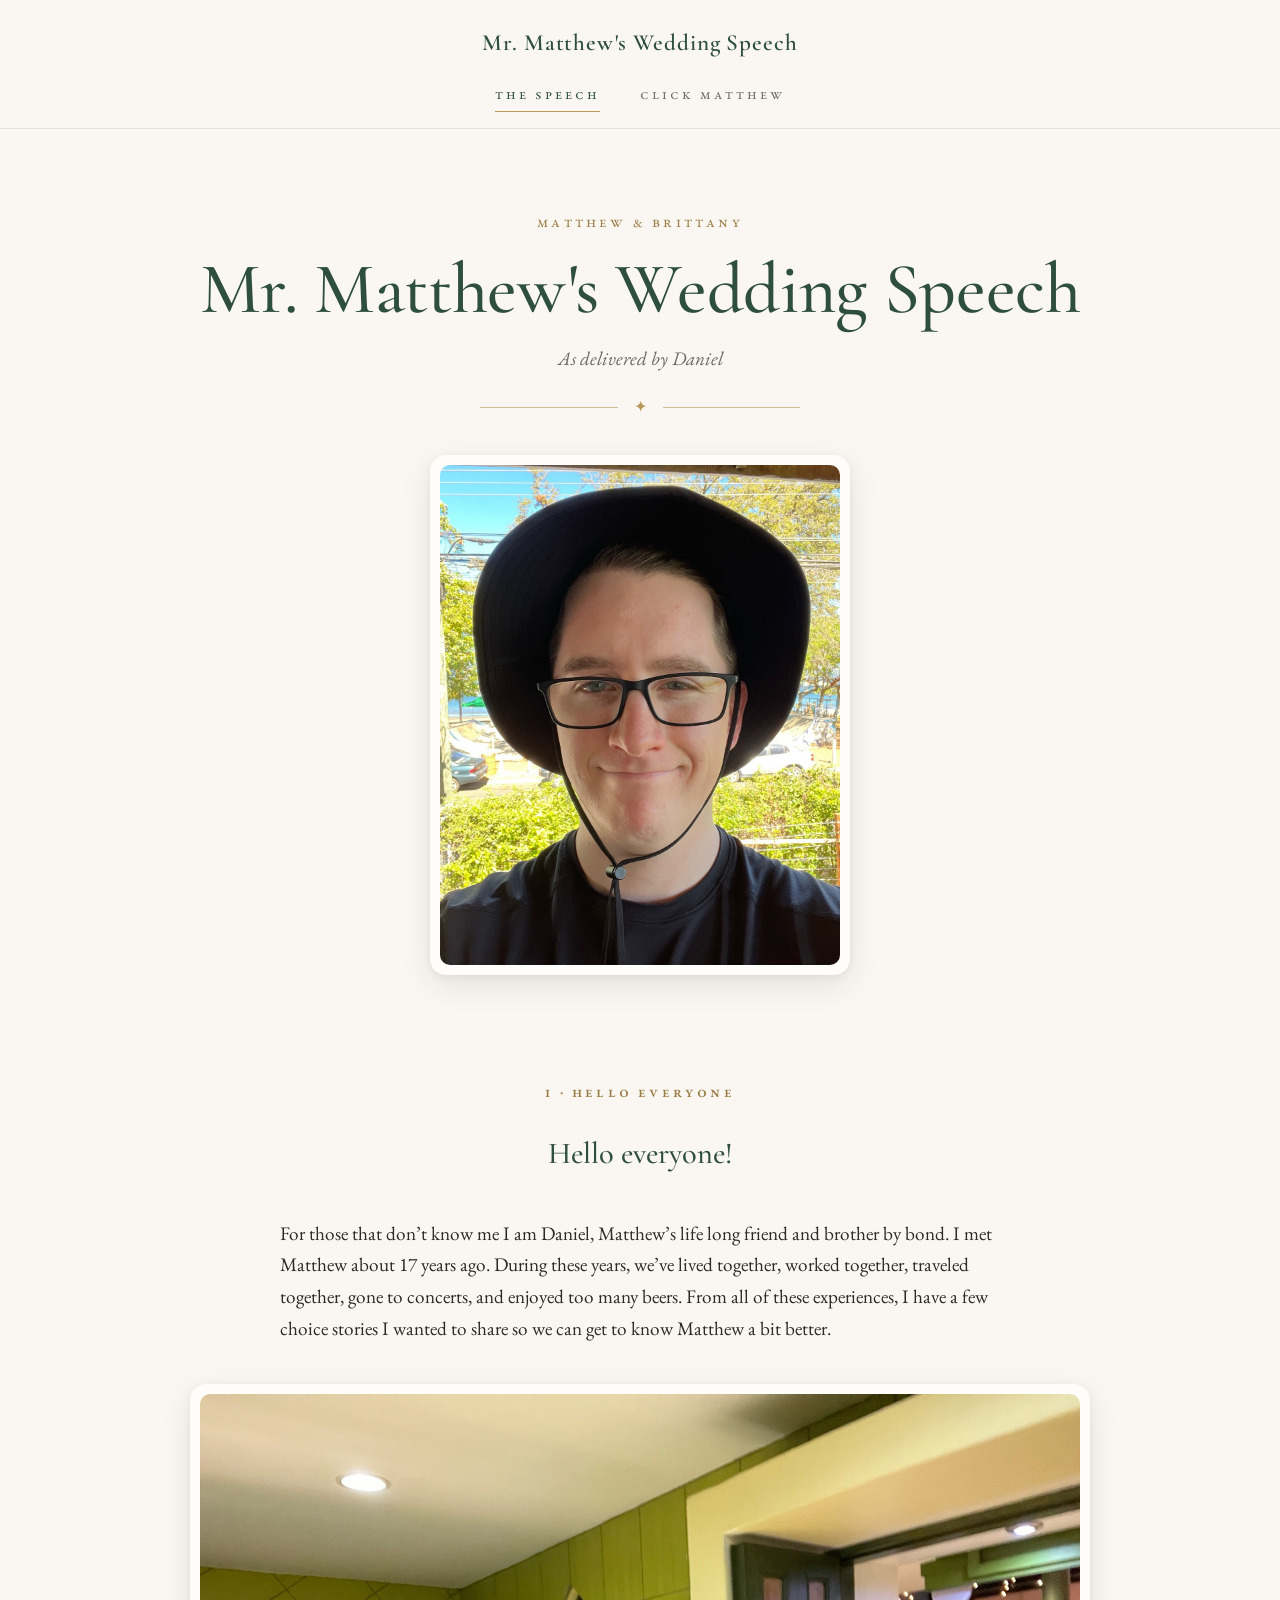
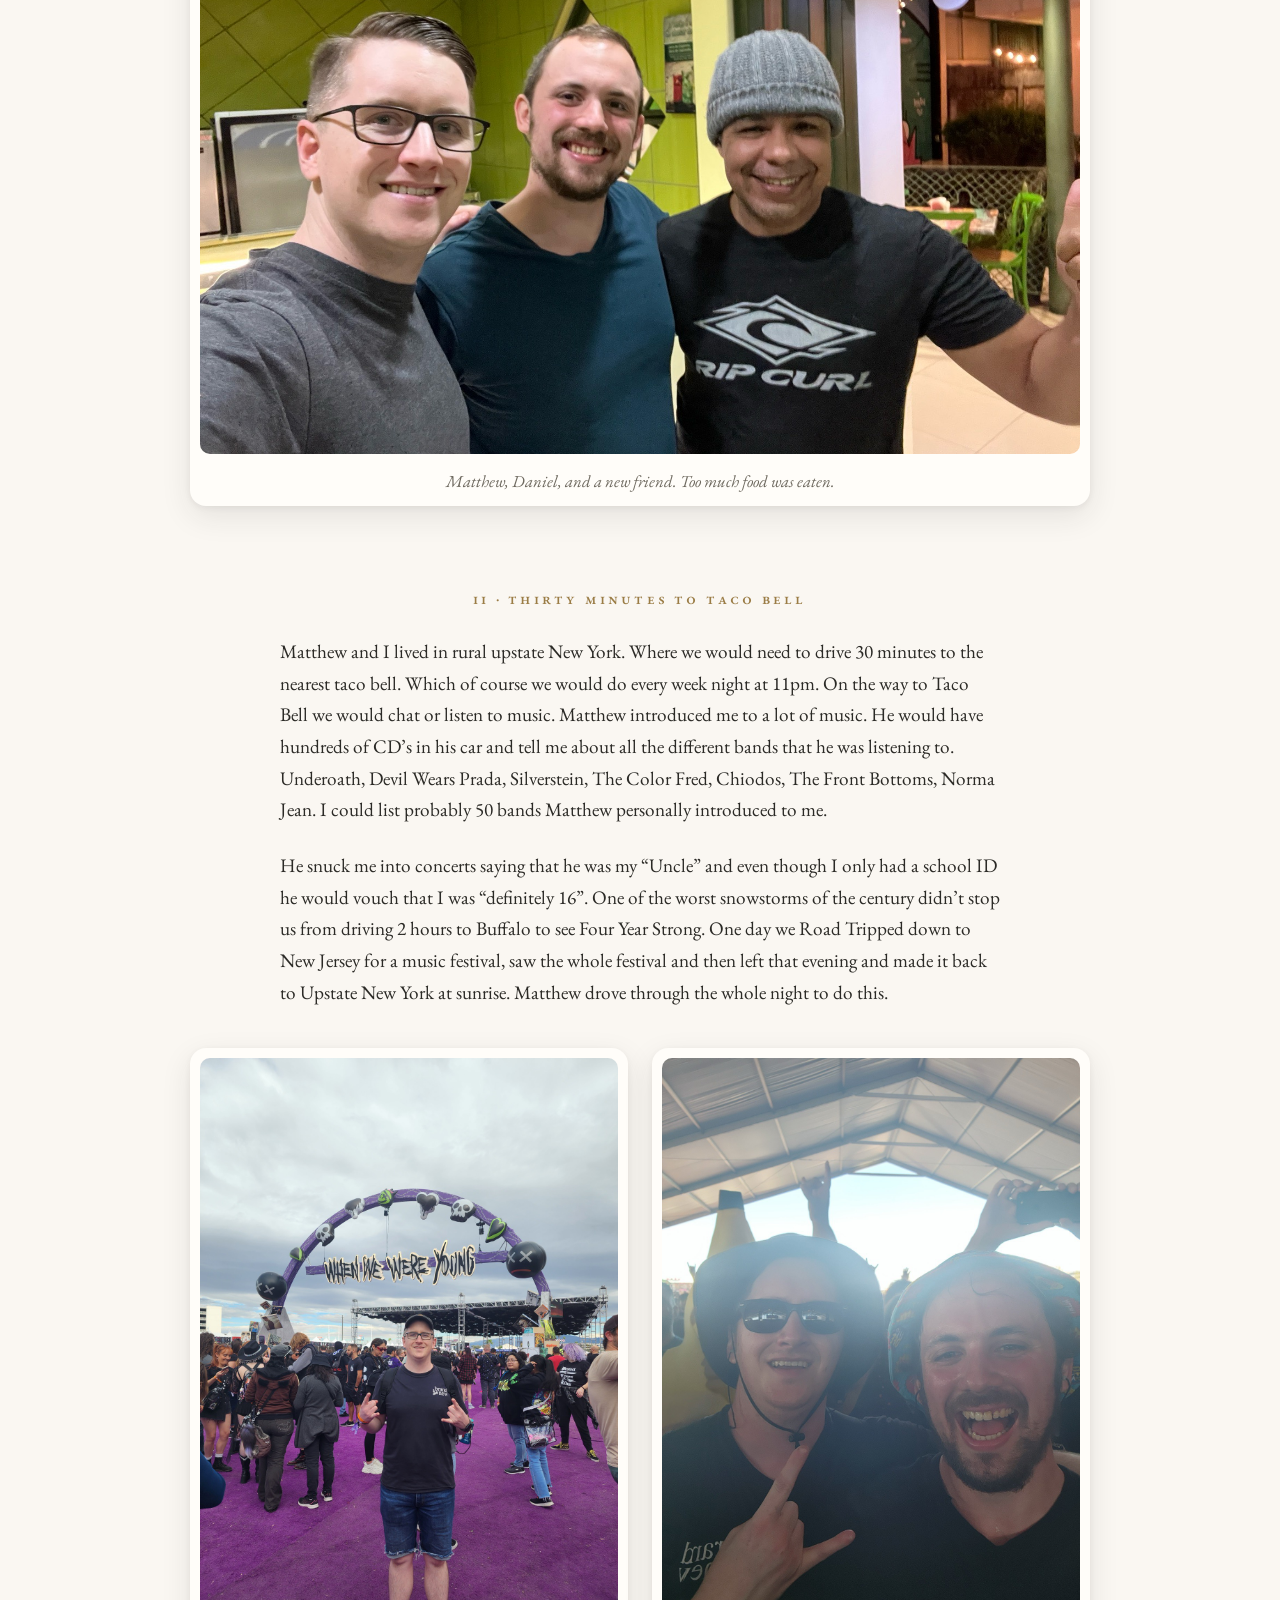
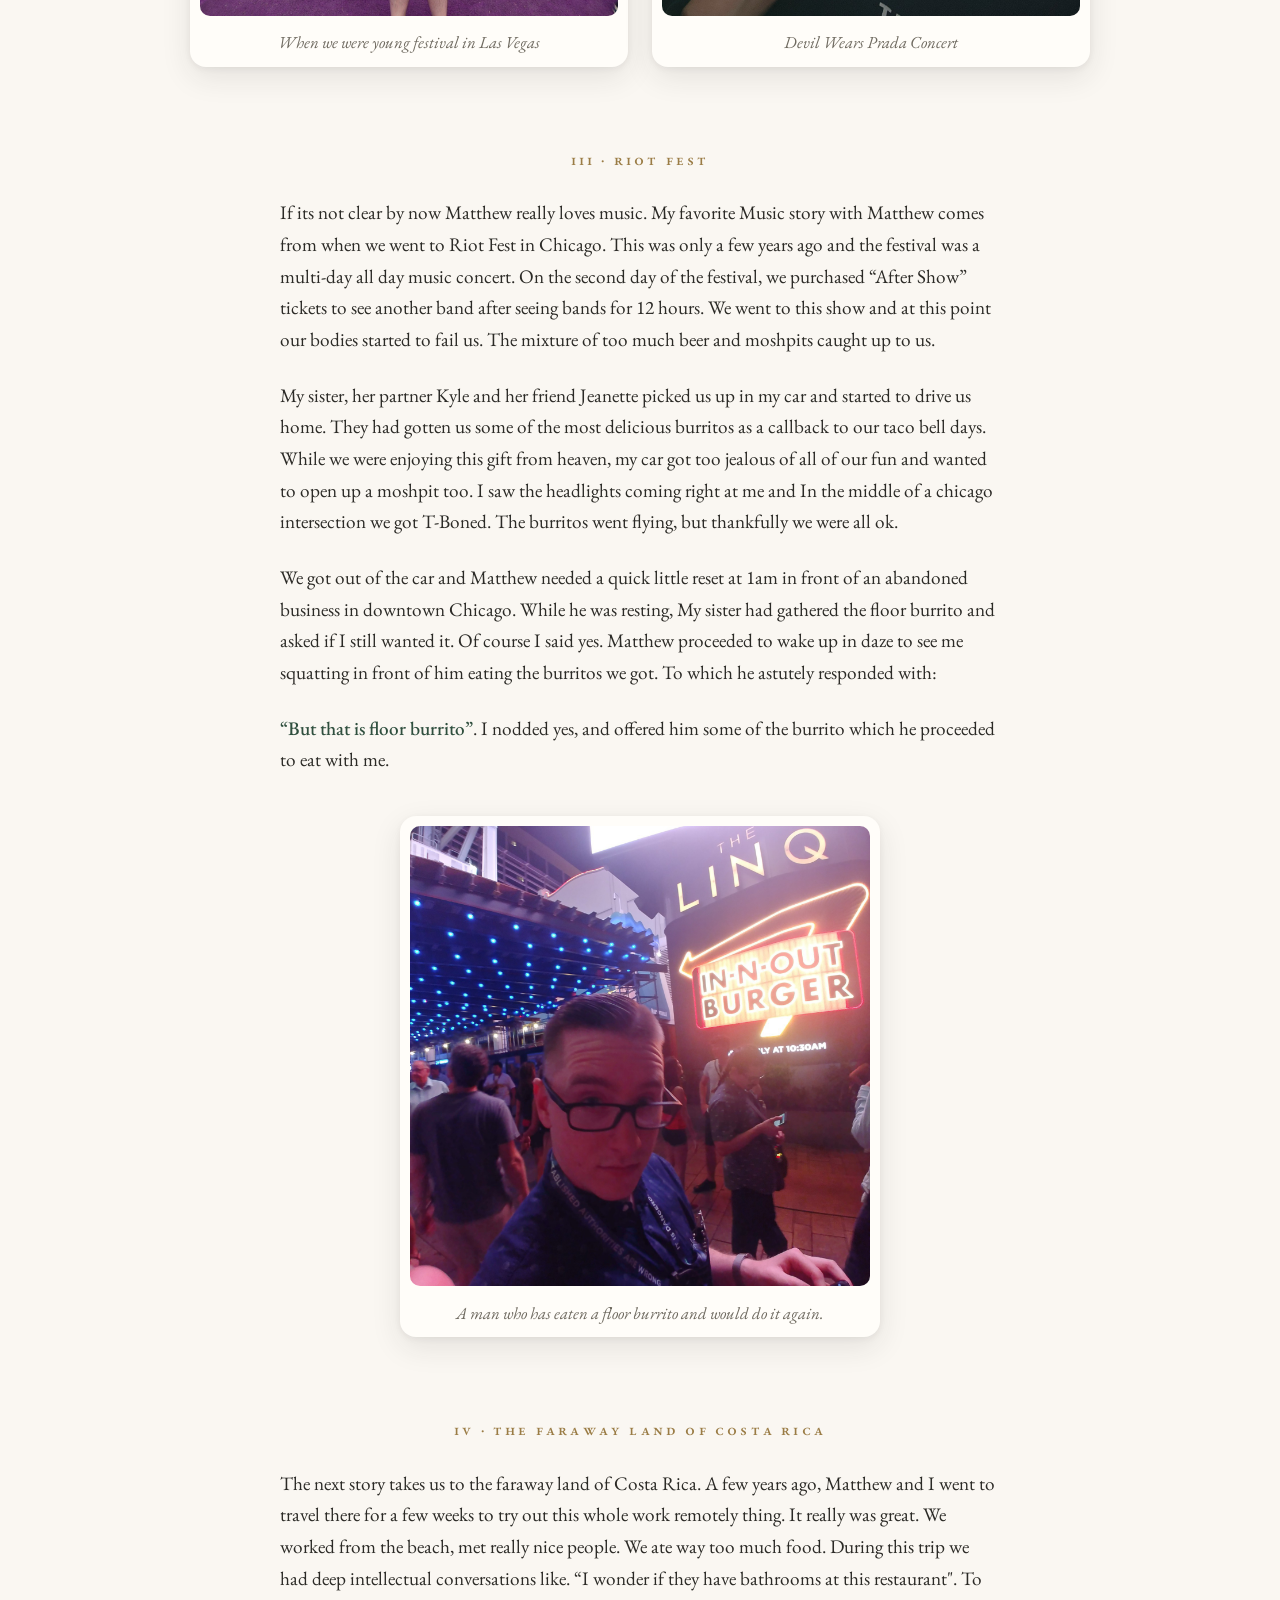
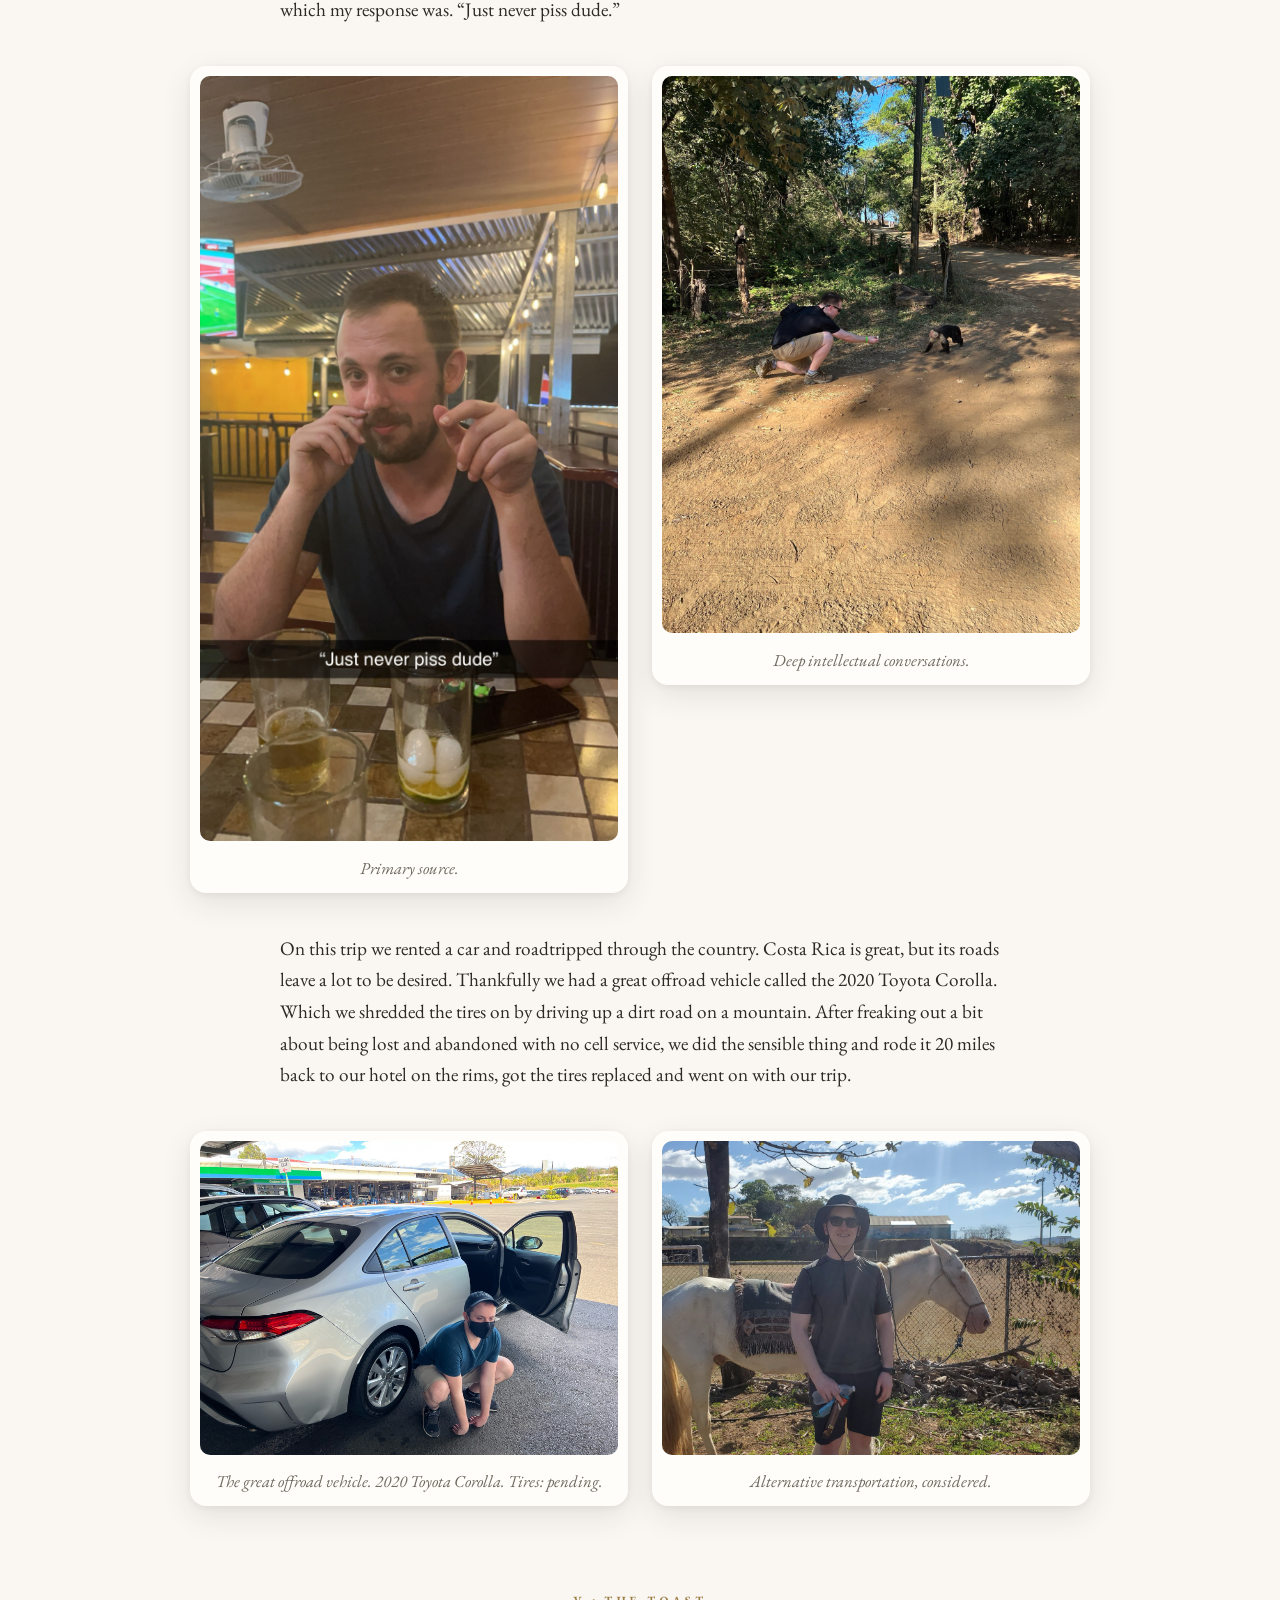
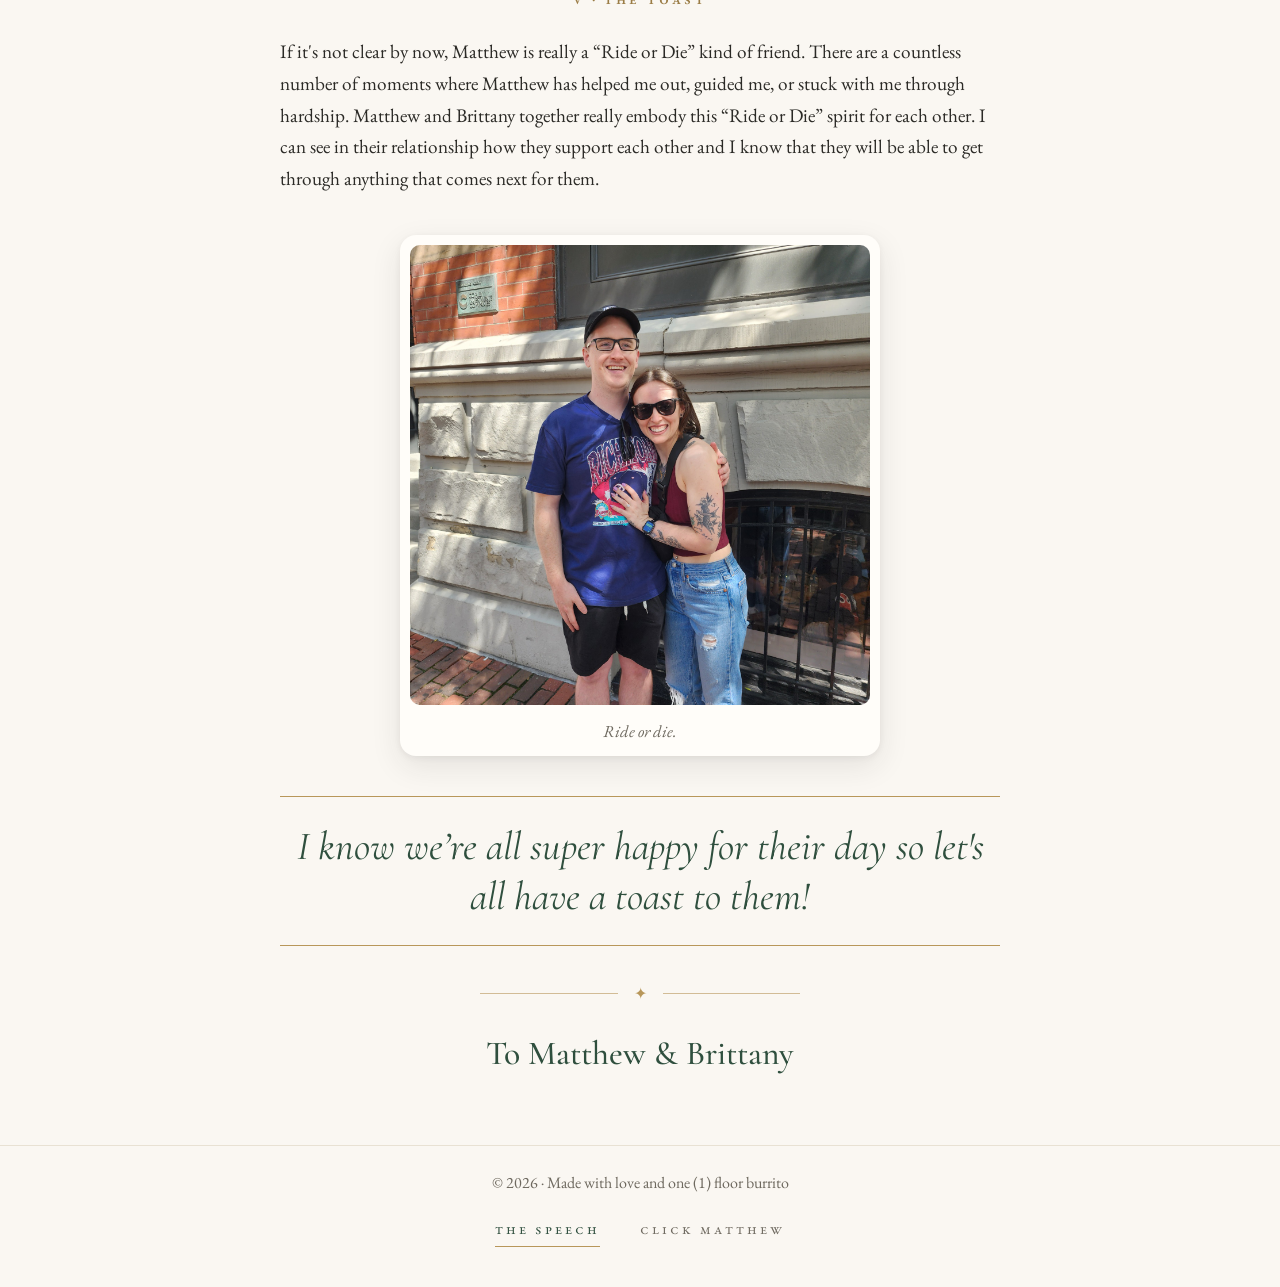
<file: index.html>
<!doctype html>
<html lang="en">
<head>
  <meta charset="utf-8">
  <meta name="viewport" content="width=device-width, initial-scale=1">
  <title>Mr. Matthew's Wedding Speech</title>
  <meta name="description" content="The wedding speech for Matthew &amp; Brittany, as delivered by Daniel. Featuring Taco Bell, Riot Fest, one floor burrito, and a 2020 Toyota Corolla.">
  <link rel="canonical" href="https://matthewweddingspeech.com/">

  <meta property="og:type" content="website">
  <meta property="og:title" content="Mr. Matthew's Wedding Speech">
  <meta property="og:description" content="As delivered by Daniel. Featuring Taco Bell, Riot Fest, one floor burrito, and a 2020 Toyota Corolla.">
  <meta property="og:image" content="https://matthewweddingspeech.com/images/matthew-cr-brazil-restaurant.jpg">
  <meta property="og:image:width" content="1600">
  <meta property="og:image:height" content="1200">
  <meta property="og:image:alt" content="Matthew and Daniel at a restaurant table with a new friend, surrounded by plates.">
  <meta property="og:url" content="https://matthewweddingspeech.com/">
  <meta name="twitter:card" content="summary_large_image">

  <link rel="icon" href="favicon.svg" type="image/svg+xml">
  <link rel="apple-touch-icon" href="images/favicon-source.jpg">

  <link rel="preconnect" href="https://fonts.googleapis.com">
  <link rel="preconnect" href="https://fonts.gstatic.com" crossorigin>
  <link href="https://fonts.googleapis.com/css2?family=Cormorant+Garamond:ital,wght@0,400;0,500;0,600;1,400;1,500&family=EB+Garamond:ital,wght@0,400;0,500;1,400&display=swap" rel="stylesheet">
  <link rel="stylesheet" href="styles.css">
  <script>document.documentElement.classList.add("js")</script>
</head>
<body>
  <header class="site-header">
    <a class="wordmark" href="/">Mr. Matthew's Wedding Speech</a>
    <nav class="site-nav" aria-label="Primary">
      <a href="/" aria-current="page">The Speech</a>
      <a href="clicker.html">Click Matthew</a>
    </nav>
  </header>

  <main>
    <section class="hero">
      <p class="eyebrow">Matthew &amp; Brittany</p>
      <h1>Mr. Matthew's Wedding Speech</h1>
      <p class="hero-sub">As delivered by Daniel</p>
      <div class="ornament" aria-hidden="true">✦</div>
      <figure class="figure hero-figure frame">
        <img src="images/matthew-hat.jpg" width="1200" height="1600" alt="Matthew in a hat, looking pleased with himself." decoding="async" fetchpriority="high">
      </figure>
    </section>

    <article class="article">

      <section class="speech-section" data-reveal>
        <h2 class="section-label">I · Hello Everyone</h2>
        <p class="lead">Hello everyone!</p>
        <p>For those that don’t know me I am Daniel, Matthew’s life long friend and brother by bond. I met Matthew about 17 years ago. During these years, we’ve lived together, worked together, traveled together, gone to concerts, and enjoyed too many beers.  From all of these experiences, I have a few choice stories I wanted to share so we can get to know Matthew a bit better.</p>
        <figure class="figure figure--wide frame">
          <img src="images/matthew-cr-brazil-restaurant.jpg" width="1600" height="1200" alt="Matthew and Daniel at a restaurant table with a new friend, surrounded by plates." loading="lazy" decoding="async">
          <figcaption>Matthew, Daniel, and a new friend. Too much food was eaten.</figcaption>
        </figure>
      </section>

      <section class="speech-section" data-reveal>
        <h2 class="section-label">II · Thirty Minutes to Taco Bell</h2>
        <p>Matthew and I lived in rural upstate New York. Where we would need to drive 30 minutes to the nearest taco bell. Which of course we would do every week night at 11pm. On the way to Taco Bell we would chat or listen to music. Matthew introduced me to a lot of music. He would have hundreds of CD’s in his car and tell me about all the different bands that he was listening to. Underoath, Devil Wears Prada, Silverstein, The Color Fred, Chiodos, The Front Bottoms, Norma Jean. I could list probably 50 bands Matthew personally introduced to me.</p>
        <p>He snuck me into concerts saying that he was my “Uncle” and even though I only had a school ID he would vouch that I was “definitely 16”. One of the worst snowstorms of the century didn’t stop us from driving 2 hours to Buffalo to see Four Year Strong. One day we Road Tripped down to New Jersey for a music festival, saw the whole festival and then left that evening and made it back to Upstate New York at sunrise. Matthew drove through the whole night to do this.</p>
        <div class="figure-grid">
          <figure class="figure frame">
            <img src="images/matthew-when-we-were-young.jpg" width="1200" height="1600" alt="Matthew at the When We Were Young festival." loading="lazy" decoding="async">
            <figcaption>When we were young festival in Las Vegas</figcaption>
          </figure>
          <figure class="figure frame">
            <img src="images/matthew-daniel-concert.jpg" width="1200" height="1600" alt="Matthew and Daniel at a concert, visibly tired and happy." loading="lazy" decoding="async">
            <figcaption>Devil Wears Prada Concert</figcaption>
          </figure>
        </div>
      </section>

      <section class="speech-section" data-reveal>
        <h2 class="section-label">III · Riot Fest</h2>
        <p>If its not clear by now Matthew really loves music. My favorite Music story with Matthew comes from when we went to Riot Fest in Chicago. This was only a few years ago and the festival was a multi-day all day music concert. On the second day of the festival, we purchased “After Show” tickets to see another band after seeing bands for 12 hours. We went to this show and at this point our bodies started to fail us. The mixture of too much beer and moshpits caught up to us.</p>
        <p>My sister, her partner Kyle and her friend Jeanette picked us up in my car and started to drive us home. They had gotten us some of the most delicious burritos as a callback to our taco bell days. While we were enjoying this gift from heaven, my car got too jealous of all of our fun and wanted to open up a moshpit too. I saw the headlights coming right at me and In the middle of a chicago intersection we got T-Boned. The burritos went flying, but thankfully we were all ok.</p>
        <p>We got out of the car and Matthew needed a quick little reset at 1am in front of an abandoned business in downtown Chicago. While he was resting, My sister had gathered the floor burrito and asked if I still wanted it. Of course I said yes. Matthew proceeded to wake up in daze to see me squatting in front of him eating the burritos we got. To which he astutely responded with:</p>
        <p><strong class="quote-emph">“But that is floor burrito”</strong>. I nodded yes, and offered him some of the burrito which he proceeded to eat with me.</p>
        <figure class="figure figure--square frame" data-secret-trigger role="button" tabindex="0">
          <img src="images/matthew-in-and-out.jpg" width="1600" height="1600" alt="Matthew outside In-N-Out Burger at night under the neon signs." loading="lazy" decoding="async">
          <figcaption>A man who has eaten a floor burrito and would do it again.</figcaption>
          <span class="visually-hidden" data-secret-status aria-live="polite"></span>
        </figure>
        <figure class="figure figure--tall frame" data-secret-target hidden>
          <img src="images/matthew-tupac.jpg" width="757" height="1600" alt="Matthew holding the arm of a Tupac wax figure in a wax museum." loading="lazy" decoding="async">
          <figcaption>Matthew with a Sculpture of Tupac</figcaption>
        </figure>
      </section>

      <section class="speech-section" data-reveal>
        <h2 class="section-label">IV · The Faraway Land of Costa Rica</h2>
        <p>The next story takes us to the faraway land of Costa Rica. A few years ago, Matthew and I went to travel there for a few weeks to try out this whole work remotely thing. It really was great. We worked from the beach, met really nice people. We ate way too much food. During this trip we had deep intellectual conversations like. “I wonder if they have bathrooms at this restaurant". To which my response was. “Just never piss dude.”</p>
        <div class="figure-grid">
          <figure class="figure frame">
            <img src="images/just-never-piss-dude.jpg" width="874" height="1600" alt="Phone screenshot of Daniel at a bar in Costa Rica, captioned “Just never piss dude.”" loading="lazy" decoding="async">
            <figcaption>Primary source.</figcaption>
          </figure>
          <figure class="figure frame">
            <img src="images/matthew-monkey.jpg" width="1200" height="1600" alt="Matthew crouching on a jungle dirt road, reaching toward a capuchin monkey." loading="lazy" decoding="async">
            <figcaption>Deep intellectual conversations.</figcaption>
          </figure>
        </div>
        <p>On this trip we rented a car and roadtripped through the country. Costa Rica is great, but its roads leave a lot to be desired. Thankfully we had a great offroad vehicle called the 2020 Toyota Corolla. Which we shredded the tires on by driving up a dirt road on a mountain. After freaking out a bit about being lost and abandoned with no cell service, we did the sensible thing and rode it 20 miles back to our hotel on the rims, got the tires replaced and went on with our trip.</p>
        <div class="figure-grid figure-grid--landscape">
          <figure class="figure frame">
            <img src="images/offroad-vehicle.jpg" width="1600" height="1200" alt="Matthew crouching behind a silver Toyota Corolla at a rental car lot." loading="lazy" decoding="async">
            <figcaption>The great offroad vehicle. 2020 Toyota Corolla. Tires: pending.</figcaption>
          </figure>
          <figure class="figure frame">
            <img src="images/matthew-horse.jpg" width="1600" height="900" alt="Matthew standing in front of a white horse in a dirt lot." loading="lazy" decoding="async" style="object-position: 44% 30%;">
            <figcaption>Alternative transportation, considered.</figcaption>
          </figure>
        </div>
      </section>

      <section class="speech-section" data-reveal>
        <h2 class="section-label">V · The Toast</h2>
        <p>If it's not clear by now, Matthew is really a “Ride or Die” kind of friend. There are a countless number of moments where Matthew has helped me out, guided me, or stuck with me through hardship. Matthew and Brittany together really embody this “Ride or Die” spirit for each other. I can see in their relationship how they support each other and I know that they will be able to get through anything that comes next for them.</p>
        <figure class="figure figure--square frame">
          <img src="images/matthew-brittany-engagement.jpg" width="1600" height="1600" alt="Matthew and Brittany's engagement photo: the two of them smiling arm in arm on a sunny city sidewalk in front of a brick and stone building." loading="lazy" decoding="async">
          <figcaption>Ride or die.</figcaption>
        </figure>
        <blockquote class="pullquote">
          <p>I know we’re all super happy for their day so let's all have a toast to them!</p>
        </blockquote>
        <div class="closing">
          <div class="ornament" aria-hidden="true">✦</div>
          <p class="closing-names">To Matthew &amp; Brittany</p>
        </div>
      </section>

    </article>
  </main>

  <footer class="site-footer">
    <p>© 2026 · Made with love and one (1) floor burrito</p>
    <nav class="site-nav" aria-label="Footer">
      <a href="/" aria-current="page">The Speech</a>
      <a href="clicker.html">Click Matthew</a>
    </nav>
  </footer>

  <script type="module" src="scripts/main.js"></script>
</body>
</html>
</file>
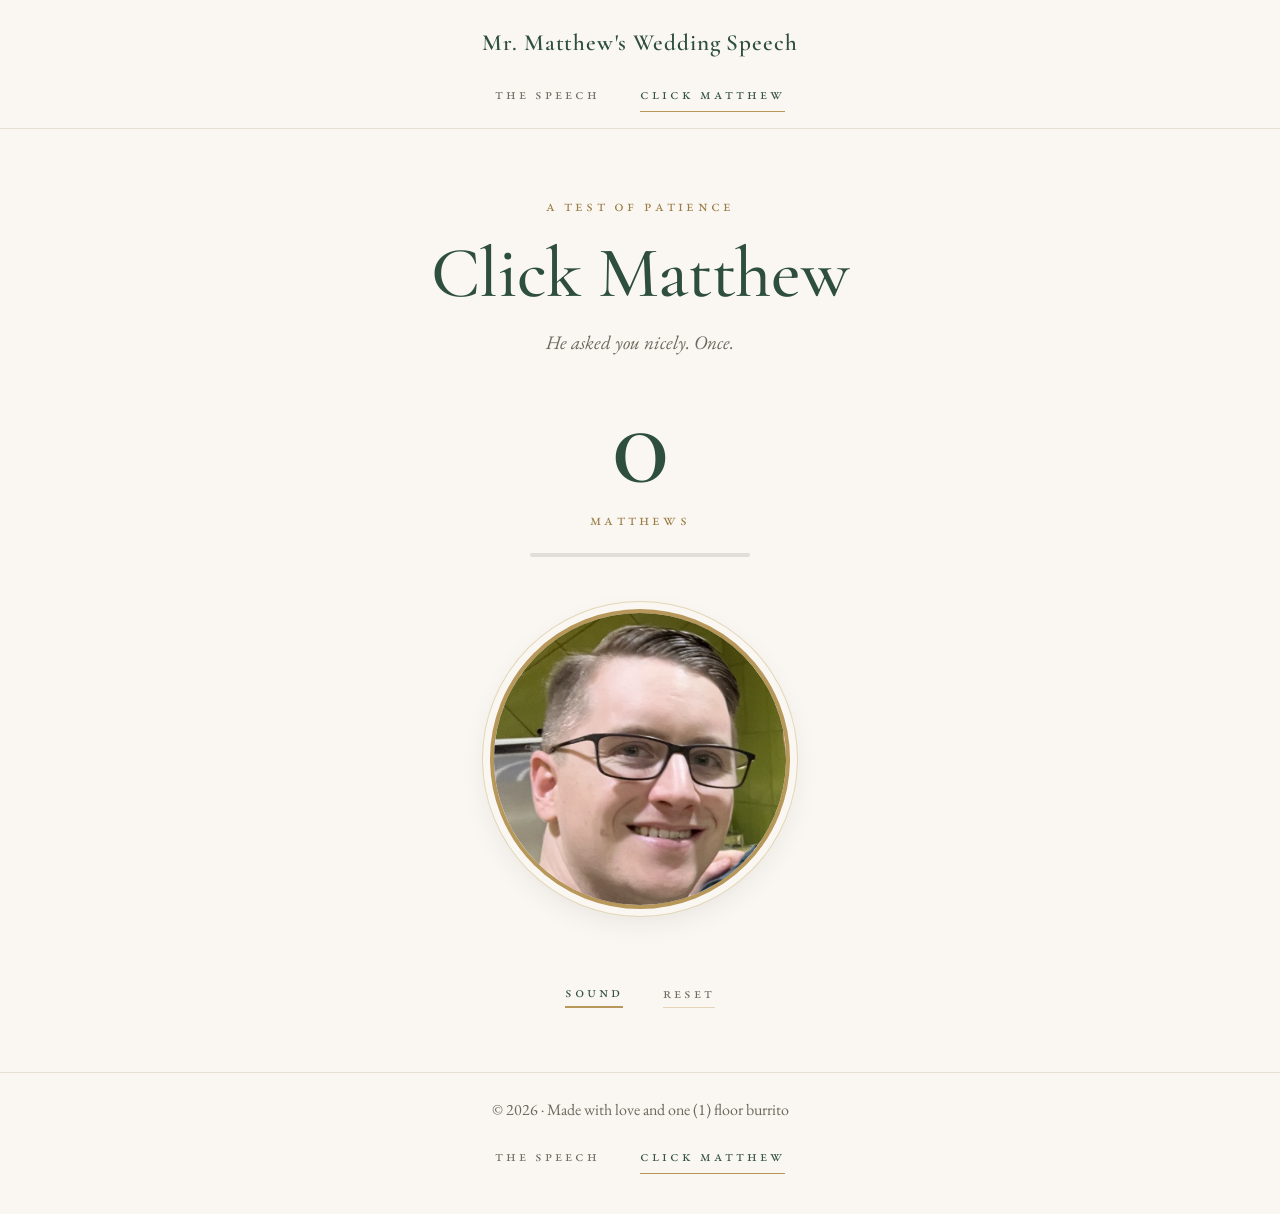
<file: clicker.html>
<!doctype html>
<html lang="en">
<head>
  <meta charset="utf-8">
  <meta name="viewport" content="width=device-width, initial-scale=1">
  <title>Click Matthew · Mr. Matthew's Wedding Speech</title>
  <meta name="description" content="Click Matthew. He asked you nicely. Once.">
  <link rel="canonical" href="https://matthewweddingspeech.com/clicker.html">

  <meta property="og:type" content="website">
  <meta property="og:title" content="Click Matthew">
  <meta property="og:description" content="He asked you nicely. Once.">
  <meta property="og:image" content="https://matthewweddingspeech.com/images/matthew-cr-brazil-restaurant.jpg">
  <meta property="og:image:width" content="1600">
  <meta property="og:image:height" content="1200">
  <meta property="og:image:alt" content="Matthew and Daniel at a restaurant table with a new friend, surrounded by plates.">
  <meta property="og:url" content="https://matthewweddingspeech.com/clicker.html">
  <meta name="twitter:card" content="summary_large_image">

  <link rel="icon" href="favicon.svg" type="image/svg+xml">
  <link rel="apple-touch-icon" href="images/favicon-source.jpg">

  <link rel="preconnect" href="https://fonts.googleapis.com">
  <link rel="preconnect" href="https://fonts.gstatic.com" crossorigin>
  <link href="https://fonts.googleapis.com/css2?family=Cormorant+Garamond:ital,wght@0,400;0,500;0,600;1,400;1,500&family=EB+Garamond:ital,wght@0,400;0,500;1,400&display=swap" rel="stylesheet">
  <link rel="stylesheet" href="styles.css">
  <script>document.documentElement.classList.add("js")</script>
</head>
<body class="page-clicker">
  <header class="site-header">
    <a class="wordmark" href="/">Mr. Matthew's Wedding Speech</a>
    <nav class="site-nav" aria-label="Primary">
      <a href="/">The Speech</a>
      <a href="clicker.html" aria-current="page">Click Matthew</a>
    </nav>
  </header>

  <main>
    <section class="clicker" data-clicker data-rage-level="calm">
      <p class="eyebrow">A Test of Patience</p>
      <h1 class="page-title">Click Matthew</h1>
      <p class="hero-sub">He asked you nicely. Once.</p>

      <p class="clicker-score">
        <span class="clicker-count" data-clicker-count>0</span>
        <span class="clicker-label">Matthews</span>
      </p>
      <div class="rage-bar" data-clicker-rage aria-hidden="true"><span></span></div>

      <div class="clicker-stage" data-clicker-stage>
        <button class="clicker-face" type="button" data-clicker-face aria-label="Click Matthew">
          <img src="images/faces/face-01.jpg" width="512" height="512" alt="" draggable="false" decoding="async" fetchpriority="high">
          <span class="flame" data-flame="0" aria-hidden="true"></span>
          <span class="flame" data-flame="1" aria-hidden="true"></span>
        </button>
        <p class="clicker-toast" data-clicker-toast aria-live="polite"></p>
      </div>

      <div class="clicker-controls">
        <button class="btn-text" type="button" data-clicker-mute aria-pressed="true">Sound</button>
        <button class="btn-text" type="button" data-clicker-reset>Reset</button>
      </div>
    </section>
  </main>

  <footer class="site-footer">
    <p>© 2026 · Made with love and one (1) floor burrito</p>
    <nav class="site-nav" aria-label="Footer">
      <a href="/">The Speech</a>
      <a href="clicker.html" aria-current="page">Click Matthew</a>
    </nav>
  </footer>

  <script type="module" src="scripts/main.js"></script>
</body>
</html>
</file>
<file: styles.css>
/* Mr. Matthew's Wedding Speech — shared styles */

:root {
  --cream: #faf7f2;
  --paper: #fffdf9;
  --ink: #2b2a26;
  --muted: #6e695f;
  --green: #2f4f3e;
  --green-deep: #22392d;
  --sage: #8a9a85;
  --gold: #b8975a;
  --gold-deep: #9a7c45;
  --gold-soft: #e3d5b6;
  --rule: #e8e1d3;
  --shadow: 0 10px 30px rgba(43, 42, 38, 0.10), 0 2px 6px rgba(43, 42, 38, 0.06);

  --font-display: "Cormorant Garamond", "Playfair Display", Georgia, serif;
  --font-body: "EB Garamond", "Lora", Georgia, serif;

  --w-text: 720px;
  --w-wide: 900px;
  --gutter: 1rem;
  --space-1: 0.5rem;
  --space-2: 1rem;
  --space-3: 1.5rem;
  --space-4: 2.5rem;
  --space-5: 4rem;
  --radius: 10px;
}

*,
*::before,
*::after {
  box-sizing: border-box;
}

html {
  -webkit-text-size-adjust: 100%;
  scroll-behavior: smooth;
}

body {
  margin: 0;
  background: var(--cream);
  color: var(--ink);
  font-family: var(--font-body);
  font-size: 1.2rem;
  line-height: 1.65;
  overflow-x: hidden;
  min-height: 100vh;
  display: flex;
  flex-direction: column;
}

img {
  max-width: 100%;
}

a {
  color: var(--green);
  text-decoration-color: var(--gold-soft);
  text-underline-offset: 0.2em;
}

a:hover {
  text-decoration-color: var(--gold);
}

:focus-visible {
  outline: 2px solid var(--gold);
  outline-offset: 4px;
  border-radius: 2px;
}

.visually-hidden {
  position: absolute !important;
  width: 1px;
  height: 1px;
  overflow: hidden;
  clip: rect(0 0 0 0);
  white-space: nowrap;
}

[hidden] {
  display: none !important;
}

/* Small-caps, letterspaced labels used throughout */
.label,
.eyebrow,
.section-label,
.site-nav a,
.clicker-label,
.btn-text {
  font-family: var(--font-body);
  font-variant-caps: small-caps;
  letter-spacing: 0.2em;
  text-transform: lowercase;
}

/* ---------- Header ---------- */

.site-header {
  padding: var(--space-3) var(--gutter) var(--space-2);
  text-align: center;
  border-bottom: 1px solid var(--rule);
  background: var(--cream);
}

.wordmark {
  font-family: var(--font-display);
  font-size: 1.45rem;
  font-weight: 600;
  letter-spacing: 0.04em;
  color: var(--green);
  text-decoration: none;
}

.wordmark:hover {
  color: var(--green-deep);
}

.site-nav {
  margin-top: var(--space-2);
  display: flex;
  justify-content: center;
  flex-wrap: wrap;
  gap: var(--space-1) var(--space-4);
}

.site-nav a {
  font-size: 0.95rem;
  color: var(--muted);
  text-decoration: none;
  padding: 0.25rem 0;
  border-bottom: 1px solid transparent;
}

.site-nav a:hover {
  color: var(--green);
  border-bottom-color: var(--gold-soft);
}

.site-nav a[aria-current="page"] {
  color: var(--green);
  border-bottom-color: var(--gold);
}

/* ---------- Ornaments ---------- */

.ornament {
  display: flex;
  align-items: center;
  justify-content: center;
  gap: var(--space-2);
  margin: var(--space-3) auto;
  max-width: 320px;
  color: var(--gold);
  font-size: 1rem;
  line-height: 1;
}

.ornament::before,
.ornament::after {
  content: "";
  flex: 1;
  height: 1px;
  background: var(--gold);
  opacity: 0.6;
}

.rule {
  width: 100%;
  max-width: var(--w-text);
  margin: var(--space-5) auto;
  border: 0;
  border-top: 1px solid var(--rule);
}

/* ---------- Hero ---------- */

.hero {
  text-align: center;
  padding: clamp(2.5rem, 7vw, 5rem) var(--gutter) var(--space-3);
}

.eyebrow {
  margin: 0 0 var(--space-2);
  font-size: 1rem;
  color: var(--gold-deep);
}

.hero h1,
.page-title {
  margin: 0;
  font-family: var(--font-display);
  font-weight: 500;
  font-size: clamp(2.5rem, 7.5vw, 4.5rem);
  line-height: 1.05;
  color: var(--green);
  letter-spacing: -0.005em;
  text-wrap: balance;
}

.hero-sub {
  margin: var(--space-2) auto 0;
  max-width: 34ch;
  font-style: italic;
  font-size: 1.2rem;
  color: var(--muted);
}

.hero-figure {
  margin: var(--space-3) auto 0;
  max-width: 420px;
}

.hero-figure img {
  aspect-ratio: 4 / 5;
  object-fit: cover;
  object-position: 50% 53%;
}

/* ---------- Photo frames ---------- */

.figure {
  margin: var(--space-4) auto;
  width: 100%;
}

.figure img {
  width: 100%;
  height: auto;
  display: block;
  border-radius: var(--radius);
}

.frame {
  padding: 10px;
  background: var(--paper);
  border-radius: calc(var(--radius) + 6px);
  box-shadow: var(--shadow);
}

.frame img {
  border-radius: var(--radius);
}

.figure figcaption {
  margin-top: 0.85rem;
  text-align: center;
  font-style: italic;
  font-size: 1.05rem;
  color: var(--muted);
}

.figure--wide {
  max-width: var(--w-wide);
}

.figure--portrait {
  max-width: 480px;
}

.figure--square {
  max-width: 480px;
}

/* Very tall portraits (e.g. 757x1600) stay a column, not a tower. */
.figure--tall {
  max-width: 400px;
}

/* ---------- Secret photo (ten clicks on the trigger) ---------- */

[data-secret-trigger] {
  position: relative;
  cursor: pointer;
  user-select: none;
  -webkit-user-select: none;
  -webkit-tap-highlight-color: transparent;
}

[data-secret-trigger][aria-disabled="true"] {
  cursor: default;
}

[data-secret-trigger]:focus-visible {
  outline: 2px solid var(--gold);
  outline-offset: 4px;
  border-radius: calc(var(--radius) + 6px);
}

[data-secret-trigger].is-poked {
  animation: secret-poke 150ms ease-out;
}

@keyframes secret-poke {
  40% { transform: scale(0.97, 0.95); }
  100% { transform: none; }
}

[data-secret-target].is-revealed {
  animation: secret-reveal 700ms cubic-bezier(0.2, 0.7, 0.2, 1) both;
}

@keyframes secret-reveal {
  from { opacity: 0; transform: scale(0.92) translateY(12px); }
  to { opacity: 1; transform: none; }
}

.figure-grid {
  display: grid;
  grid-template-columns: 1fr 1fr;
  gap: var(--space-3);
  align-items: start;
  max-width: var(--w-wide);
  margin: var(--space-4) auto;
}

.figure-grid .figure {
  margin: 0;
}

/* Landscape pairs share a 4:3 frame; per-image object-position keeps faces in. */
.figure-grid--landscape img {
  aspect-ratio: 4 / 3;
  object-fit: cover;
}

@media (max-width: 640px) {
  .figure-grid {
    grid-template-columns: 1fr;
  }
}

/* ---------- Speech article ---------- */

main {
  flex: 1;
}

.article {
  padding: 0 var(--gutter) var(--space-5);
}

.speech-section {
  max-width: var(--w-wide);
  margin: 0 auto;
  padding-top: var(--space-4);
}

.speech-section > p,
.speech-section > .section-label {
  max-width: var(--w-text);
  margin-left: auto;
  margin-right: auto;
}

.section-label {
  margin: 0 auto var(--space-3);
  text-align: center;
  font-size: 1rem;
  font-weight: 500;
  color: var(--gold-deep);
}

.speech-section > p {
  margin-top: 0;
  margin-bottom: 1.25em;
}

.speech-section > p:first-of-type {
  margin-top: 0;
}

.lead {
  font-family: var(--font-display);
  font-size: 1.9rem;
  font-weight: 500;
  text-align: center;
  color: var(--green);
}

.quote-emph {
  font-weight: 500;
  color: var(--green);
}

.pullquote {
  max-width: var(--w-text);
  margin: var(--space-4) auto;
  padding: var(--space-3) var(--space-2);
  border-top: 1px solid var(--gold);
  border-bottom: 1px solid var(--gold);
  text-align: center;
}

.pullquote p {
  margin: 0;
  font-family: var(--font-display);
  font-style: italic;
  font-size: clamp(1.75rem, 4.5vw, 2.5rem);
  line-height: 1.25;
  color: var(--green);
}

.closing {
  text-align: center;
  margin-top: var(--space-4);
}

.closing-names {
  margin: 0;
  font-family: var(--font-display);
  font-size: clamp(1.6rem, 4vw, 2.1rem);
  font-weight: 500;
  color: var(--green);
}

/* ---------- Footer ---------- */

.site-footer {
  border-top: 1px solid var(--rule);
  padding: var(--space-3) var(--gutter) var(--space-4);
  text-align: center;
  color: var(--muted);
  font-size: 1rem;
}

.site-footer p {
  margin: 0 0 var(--space-2);
}

.site-footer .site-nav {
  margin-top: 0;
}

/* ---------- Clicker ---------- */

.clicker {
  text-align: center;
  padding: clamp(2rem, 6vw, 4rem) var(--gutter) var(--space-5);
  max-width: var(--w-text);
  margin: 0 auto;
}

.clicker-count {
  display: block;
  margin: var(--space-3) 0 0;
  font-family: var(--font-display);
  font-weight: 500;
  font-size: clamp(4.5rem, 20vw, 7.5rem);
  line-height: 1;
  color: var(--green);
  font-variant-numeric: tabular-nums;
}

.clicker-label {
  display: block;
  margin-top: 0.25rem;
  font-size: 1rem;
  color: var(--gold-deep);
}

.clicker-stage {
  position: relative;
  display: inline-block;
  margin: var(--space-4) auto var(--space-3);
  padding: 12px;
}

.clicker-face {
  position: relative;
  display: block;
  width: clamp(220px, 70vw, 300px);
  aspect-ratio: 1 / 1;
  padding: 0;
  margin: 0;
  border: 4px solid var(--gold);
  border-radius: 50%;
  background: var(--paper);
  box-shadow: 0 0 0 7px var(--cream), 0 0 0 8px var(--gold-soft), var(--shadow);
  cursor: pointer;
  overflow: visible;
  touch-action: manipulation;
  user-select: none;
  -webkit-user-select: none;
  -webkit-tap-highlight-color: transparent;
  transform-origin: 50% 60%;
}

.clicker-face:focus-visible {
  outline-offset: 12px;
}

.clicker-face img {
  width: 100%;
  height: 100%;
  object-fit: cover;
  display: block;
  border-radius: 50%;
  pointer-events: none;
  user-select: none;
  -webkit-user-select: none;
  -webkit-user-drag: none;
}

.clicker-face.is-popping {
  animation: pop 200ms cubic-bezier(0.2, 0.8, 0.3, 1.2);
}

@keyframes pop {
  0% { transform: scale(1); }
  35% { transform: scale(0.92, 0.88); }
  70% { transform: scale(1.05, 1.07); }
  100% { transform: scale(1); }
}

.clicker-float {
  position: absolute;
  left: 0;
  top: 0;
  pointer-events: none;
  font-family: var(--font-display);
  font-weight: 600;
  font-size: 1.9rem;
  color: var(--gold-deep);
  text-shadow: 0 1px 0 var(--paper);
  transform: translate(-50%, -50%);
  animation: float-up 850ms ease-out forwards;
}

@keyframes float-up {
  from { opacity: 1; translate: 0 0; }
  to { opacity: 0; translate: 0 -110px; }
}

/* Anchored over the face's top edge so milestones stay in view while clicking. */
.clicker-toast {
  position: absolute;
  top: 12px; /* matches .clicker-stage padding, so center = face top edge */
  left: 50%;
  z-index: 2;
  width: max-content;
  max-width: min(90vw, 28rem);
  margin: 0;
  padding: 0.55rem 1.25rem;
  background: var(--paper);
  border: 1px solid var(--gold-soft);
  border-radius: 999px;
  box-shadow: var(--shadow);
  font-family: var(--font-display);
  font-style: italic;
  font-size: clamp(1.2rem, 4vw, 1.5rem);
  line-height: 1.25;
  color: var(--green);
  text-align: center;
  pointer-events: none;
  opacity: 0;
  transform: translate(-50%, -30%);
  transition: opacity 300ms ease, transform 300ms ease;
}

.clicker-toast.is-visible {
  opacity: 1;
  transform: translate(-50%, -50%);
}

.clicker-controls {
  display: flex;
  justify-content: center;
  gap: var(--space-4);
  margin-top: var(--space-3);
}

.btn-text {
  background: none;
  border: 0;
  padding: 0.25rem 0;
  font-size: 0.95rem;
  color: var(--muted);
  cursor: pointer;
  border-bottom: 1px solid var(--gold-soft);
}

.btn-text:hover {
  color: var(--green);
  border-bottom-color: var(--gold);
}

/* Toggle buttons: a solid gold underline shows the "on" state. */
.btn-text[aria-pressed="true"] {
  color: var(--green);
  border-bottom: 2px solid var(--gold);
}

.btn-text[aria-pressed="false"] {
  text-decoration: line-through;
  text-decoration-thickness: 1px;
}

/* ---------- Rage (clicker page only) ---------- */
/* `--rage` (0..1) is set on <html> by clicker.js; `data-rage-level` on [data-clicker]. */

.page-clicker {
  --rage-red: #b3141c;
  --rage-deep: #4a0609;
  --rage-ember: #ff7a00;
}

/* Fixed red wash behind everything; opacity tracks rage so the cream bleeds to red. */
/* Ramped so the red is deep enough for cream text by the time it flips (TEXT_FLIP_RAGE). */
.page-clicker::before {
  content: "";
  position: fixed;
  inset: 0;
  z-index: -1;
  pointer-events: none;
  background: radial-gradient(circle at 50% 40%, var(--rage-red), var(--rage-deep));
  opacity: min(1, var(--rage, 0) * 1.4);
  transition: opacity 150ms linear;
}

.page-clicker .site-header {
  background: transparent;
}

.page-clicker,
.page-clicker .wordmark,
.page-clicker .site-nav a,
.page-clicker .eyebrow,
.page-clicker .page-title,
.page-clicker .hero-sub,
.page-clicker .clicker-count,
.page-clicker .clicker-label,
.page-clicker .btn-text,
.page-clicker .site-header,
.page-clicker .site-footer {
  transition: color 150ms linear, border-color 150ms linear;
}

/* On the pink wash before the flip, muted and gold text would fall below 2:1; use ink. */
/* `is-warm` is set on <body> by clicker.js between WARM_TEXT_RAGE and TEXT_FLIP_RAGE. */
.page-clicker.is-warm {
  --muted: var(--ink);
  --gold-deep: var(--ink);
}

/* Once the page is mostly red, flip the text to cream so it stays legible. */
/* `is-red` is set on <body> by clicker.js once rage passes TEXT_FLIP_RAGE. */
.page-clicker.is-red {
  --ink: var(--cream);
  --muted: #efdcd4;
  --green: var(--cream);
  --gold-deep: #f3cf93;
  --gold: #f3cf93;
  --gold-soft: rgba(243, 207, 147, 0.5);
  --rule: rgba(250, 247, 242, 0.25);
}

.page-clicker.is-red .clicker-count {
  color: #fff;
}

/* The toast keeps its paper card, so it keeps the original ink regardless of rage. */
.page-clicker .clicker-toast {
  color: var(--green-deep);
}

.rage-bar {
  width: min(100%, 220px);
  height: 4px;
  margin: var(--space-2) auto 0;
  border-radius: 999px;
  background: rgba(43, 42, 38, 0.12);
  overflow: hidden;
}

.rage-bar span {
  display: block;
  height: 100%;
  width: calc(var(--rage, 0) * 100%);
  border-radius: inherit;
  background: linear-gradient(90deg, var(--gold-soft), var(--rage-ember) 45%, var(--rage-red));
  transition: width 120ms linear;
}

/* Face anger: red tint grows with rage via filter, plus an inner vignette. */
.page-clicker .clicker-face img {
  filter: saturate(calc(1 + var(--rage, 0) * 1.2)) contrast(calc(1 + var(--rage, 0) * 0.35))
    sepia(calc(var(--rage, 0) * 0.5)) hue-rotate(calc(var(--rage, 0) * -25deg));
  transition: filter 150ms linear;
}

.page-clicker .clicker-face::after {
  content: "";
  position: absolute;
  inset: 0;
  border-radius: 50%;
  pointer-events: none;
  background: radial-gradient(
    circle at 50% 50%,
    rgba(179, 20, 28, 0) 42%,
    rgba(179, 20, 28, 0.55) 78%,
    rgba(74, 6, 9, 0.9) 100%
  );
  opacity: var(--rage, 0);
  transition: opacity 150ms linear;
}

[data-rage-level="hot"] .clicker-face img {
  --shake: 1;
  animation: shake 120ms linear infinite;
}

[data-rage-level="inferno"] .clicker-face img {
  --shake: 2.2;
  animation: shake 80ms linear infinite;
}

@keyframes shake {
  0% { translate: 0 0; rotate: 0deg; }
  25% { translate: calc(-1.2px * var(--shake, 1)) calc(0.8px * var(--shake, 1)); rotate: calc(-0.5deg * var(--shake, 1)); }
  50% { translate: calc(1.2px * var(--shake, 1)) calc(-0.8px * var(--shake, 1)); rotate: calc(0.5deg * var(--shake, 1)); }
  75% { translate: calc(-0.8px * var(--shake, 1)) calc(-1.2px * var(--shake, 1)); rotate: calc(-0.35deg * var(--shake, 1)); }
  100% { translate: calc(0.8px * var(--shake, 1)) calc(1.2px * var(--shake, 1)); rotate: calc(0.4deg * var(--shake, 1)); }
}

/* Eye flames. left/top/width/--flame-tilt are set per face by clicker.js. */
.flame {
  position: absolute;
  left: 50%;
  top: 40%;
  width: 18%;
  aspect-ratio: 1 / 1.6;
  z-index: 1;
  pointer-events: none;
  transform-origin: 50% 85%;
  transform: translate(-50%, -85%) rotate(var(--flame-tilt, 0deg));
  border-radius: 50% 50% 50% 50% / 60% 60% 40% 40%;
  background: radial-gradient(
    ellipse at 50% 88%,
    #fff6c2 0%,
    #ffd23a 20%,
    #ff8a00 46%,
    #e8321c 70%,
    rgba(122, 15, 15, 0) 100%
  );
  filter: blur(0.5px) drop-shadow(0 0 6px var(--rage-ember));
  mix-blend-mode: screen;
  opacity: 0;
  scale: 0.3;
  transition: opacity 180ms ease, scale 220ms cubic-bezier(0.2, 0.8, 0.3, 1.2);
  animation: flame-sway 450ms ease-in-out infinite alternate;
}

.flame::before,
.flame::after {
  content: "";
  position: absolute;
  left: 50%;
  bottom: 8%;
  width: 56%;
  height: 72%;
  border-radius: 50% 50% 50% 50% / 60% 60% 40% 40%;
  background: radial-gradient(ellipse at 50% 92%, #fffbe0 0%, #ffe066 38%, #ff9a1f 72%, rgba(255, 122, 0, 0) 100%);
  transform-origin: 50% 100%;
  transform: translateX(-50%);
  animation: flicker 380ms ease-in-out infinite alternate;
}

.flame::after {
  width: 36%;
  height: 50%;
  animation-duration: 470ms;
  animation-delay: -210ms;
}

/* Flames are invisible while calm; pause their animations rather than run them at opacity 0. */
[data-rage-level="calm"] .flame,
[data-rage-level="calm"] .flame::before,
[data-rage-level="calm"] .flame::after {
  animation-play-state: paused;
}

[data-rage-level="warm"] .flame {
  opacity: 0.8;
  scale: 0.6;
}

[data-rage-level="hot"] .flame {
  opacity: 1;
  scale: 1;
}

[data-rage-level="inferno"] .flame {
  opacity: 1;
  scale: 1.18;
  box-shadow: 0 0 10px 3px rgba(255, 170, 0, 0.55);
  animation: flame-sway 350ms ease-in-out infinite alternate, sparks 520ms ease-in-out infinite alternate;
}

@keyframes flame-sway {
  0% { transform: translate(-50%, -85%) rotate(var(--flame-tilt, 0deg)) scaleY(0.94) skewX(-3deg); }
  100% { transform: translate(-50%, -85%) rotate(var(--flame-tilt, 0deg)) scaleY(1.06) skewX(3deg); }
}

@keyframes flicker {
  0% { transform: translateX(-50%) scaleY(0.9) skewX(-5deg); opacity: 0.8; }
  50% { transform: translateX(-46%) scaleY(1.1) skewX(3deg); opacity: 1; }
  100% { transform: translateX(-54%) scaleY(0.97) skewX(6deg); opacity: 0.9; }
}

@keyframes sparks {
  0% { box-shadow: 0 0 8px 2px rgba(255, 170, 0, 0.5), 0 -14px 3px -2px rgba(255, 220, 90, 0.35); }
  100% { box-shadow: 0 0 16px 6px rgba(255, 140, 0, 0.75), 0 -26px 5px -1px rgba(255, 230, 120, 0.6); }
}

/* ---------- Scroll reveal (JS only; no-op under reduced motion) ---------- */

@media (prefers-reduced-motion: no-preference) {
  html.js [data-reveal] {
    opacity: 0;
    transform: translateY(14px);
    transition: opacity 600ms ease, transform 600ms ease;
  }

  html.js [data-reveal].is-visible {
    opacity: 1;
    transform: none;
  }
}

@media print {
  html.js [data-reveal] {
    opacity: 1;
    transform: none;
  }
}

@media (prefers-reduced-motion: reduce) {
  html {
    scroll-behavior: auto;
  }

  *,
  *::before,
  *::after {
    animation-duration: 0.01ms !important;
    animation-iteration-count: 1 !important;
    transition-duration: 0.01ms !important;
  }

  /* No shake or flicker; flames stay as static shapes, glow is constant. */
  .page-clicker .clicker-face img,
  .flame,
  .flame::before,
  .flame::after,
  [data-secret-trigger].is-poked,
  [data-secret-target].is-revealed {
    animation: none !important;
  }
}
</file>
